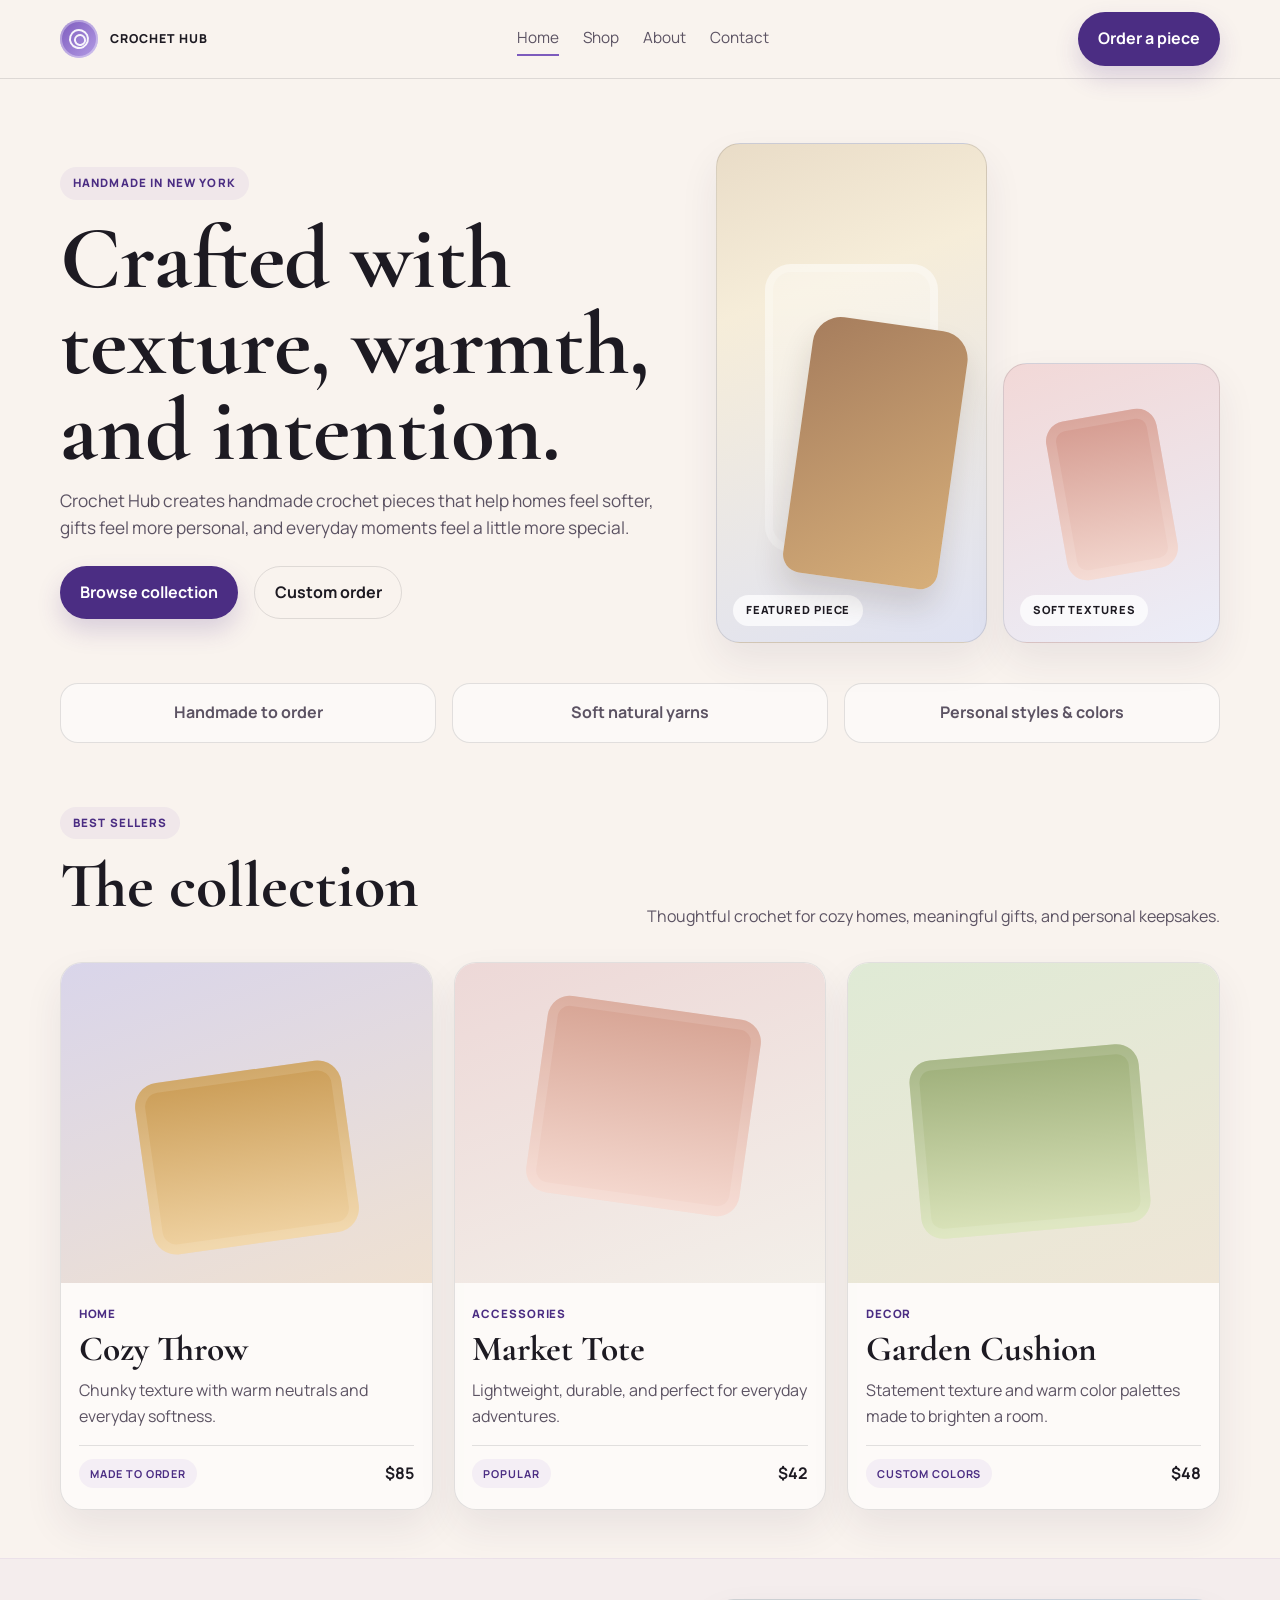
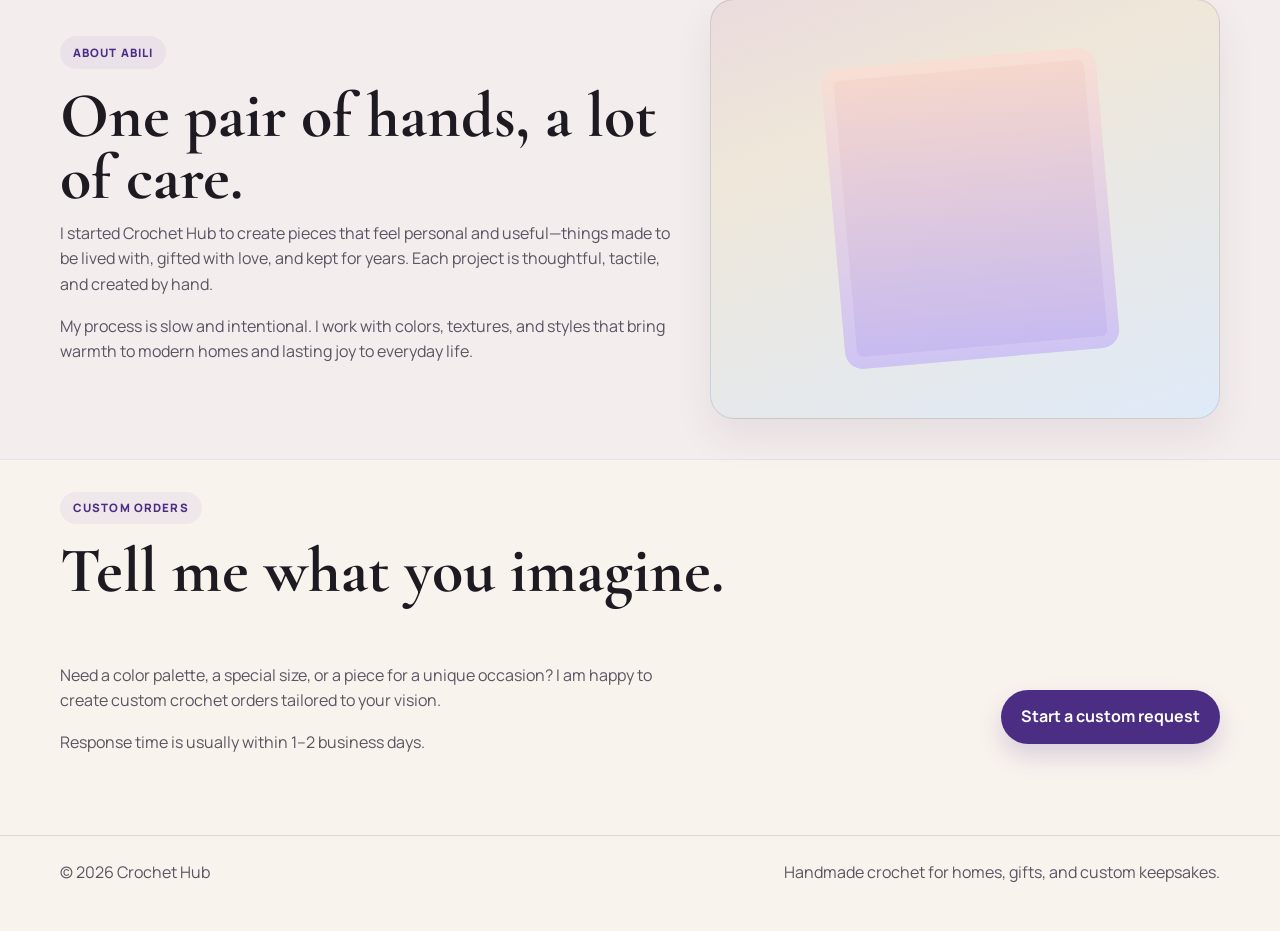
<file: index.html>
<!DOCTYPE html>
<html lang="en">
<head>
  <meta charset="UTF-8" />
  <meta name="viewport" content="width=device-width, initial-scale=1.0" />
  <title>Crochet Hub | Handmade Crochet in New York</title>
  <meta name="description" content="Crochet Hub creates handmade crochet pieces in New York, from home décor to custom gifts and statement pieces." />
  <link rel="preconnect" href="https://fonts.googleapis.com" />
  <link rel="preconnect" href="https://fonts.gstatic.com" crossorigin />
  <link href="https://fonts.googleapis.com/css2?family=Cormorant+Garamond:wght@500;600;700&family=Manrope:wght@400;500;600;700;800&display=swap" rel="stylesheet" />
  <link rel="stylesheet" href="./styles.css" />
</head>
<body>
  <header class="site-header">
    <div class="container nav-wrap">
      <a class="brand" href="./index.html" aria-label="Crochet Hub home">
        <span class="brand-mark" aria-hidden="true"></span>
        <span>Crochet Hub</span>
      </a>
      <nav class="site-nav" aria-label="Main navigation">
        <a href="./index.html" class="active">Home</a>
        <a href="./shop.html">Shop</a>
        <a href="./about.html">About</a>
        <a href="./contact.html">Contact</a>
      </nav>
      <a class="button primary" href="./contact.html">Order a piece</a>
    </div>
  </header>

  <main>
    <section class="container hero">
      <div class="hero-copy">
        <span class="eyebrow">Handmade in New York</span>
        <h1>Crafted with texture, warmth, and intention.</h1>
        <p>
          Crochet Hub creates handmade crochet pieces that help homes feel softer, gifts feel more personal,
          and everyday moments feel a little more special.
        </p>
        <div class="hero-actions">
          <a class="button primary" href="./shop.html">Browse collection</a>
          <a class="button secondary" href="./contact.html">Custom order</a>
        </div>
      </div>

      <div class="hero-visual" aria-label="Crochet Hub hero art">
        <div class="photo photo-large"><span>Featured piece</span></div>
        <div class="photo photo-small"><span>Soft textures</span></div>
      </div>
    </section>

    <div class="container highlight-row">
      <div>Handmade to order</div>
      <div>Soft natural yarns</div>
      <div>Personal styles & colors</div>
    </div>

    <section class="container section-block" id="shop">
      <div class="section-head">
        <div>
          <span class="eyebrow">Best sellers</span>
          <h2>The collection</h2>
        </div>
        <p>Thoughtful crochet for cozy homes, meaningful gifts, and personal keepsakes.</p>
      </div>

      <div class="product-grid">
        <article class="product-card">
          <div class="product-visual p1" aria-hidden="true"></div>
          <div class="product-body">
            <span class="tag">Home</span>
            <h3>Cozy Throw</h3>
            <p>Chunky texture with warm neutrals and everyday softness.</p>
            <div class="product-meta">
              <span class="pill">Made to order</span>
              <strong>$85</strong>
            </div>
          </div>
        </article>

        <article class="product-card">
          <div class="product-visual p2" aria-hidden="true"></div>
          <div class="product-body">
            <span class="tag">Accessories</span>
            <h3>Market Tote</h3>
            <p>Lightweight, durable, and perfect for everyday adventures.</p>
            <div class="product-meta">
              <span class="pill">Popular</span>
              <strong>$42</strong>
            </div>
          </div>
        </article>

        <article class="product-card">
          <div class="product-visual p3" aria-hidden="true"></div>
          <div class="product-body">
            <span class="tag">Decor</span>
            <h3>Garden Cushion</h3>
            <p>Statement texture and warm color palettes made to brighten a room.</p>
            <div class="product-meta">
              <span class="pill">Custom colors</span>
              <strong>$48</strong>
            </div>
          </div>
        </article>
      </div>
    </section>

    <section class="section-surface">
      <div class="container story-layout">
        <div>
          <span class="eyebrow">About Abili</span>
          <h2>One pair of hands, a lot of care.</h2>
          <p>
            I started Crochet Hub to create pieces that feel personal and useful—things made to be lived with,
            gifted with love, and kept for years. Each project is thoughtful, tactile, and created by hand.
          </p>
          <p>
            My process is slow and intentional. I work with colors, textures, and styles that bring warmth to modern homes and lasting joy to everyday life.
          </p>
        </div>
        <div class="story-visual" aria-hidden="true"></div>
      </div>
    </section>

    <section class="container section-block">
      <div class="section-head">
        <div>
          <span class="eyebrow">Custom orders</span>
          <h2>Tell me what you imagine.</h2>
        </div>
      </div>

      <div class="custom-layout">
        <div class="custom-copy">
          <p>
            Need a color palette, a special size, or a piece for a unique occasion? I am happy to create custom crochet orders tailored to your vision.
          </p>
          <p>Response time is usually within 1–2 business days.</p>
        </div>
        <a class="button primary" href="./contact.html">Start a custom request</a>
      </div>
    </section>
  </main>

  <footer class="site-footer">
    <div class="container footer-wrap">
      <div>© 2026 Crochet Hub</div>
      <div>Handmade crochet for homes, gifts, and custom keepsakes.</div>
    </div>
  </footer>
</body>
</html>
</file>
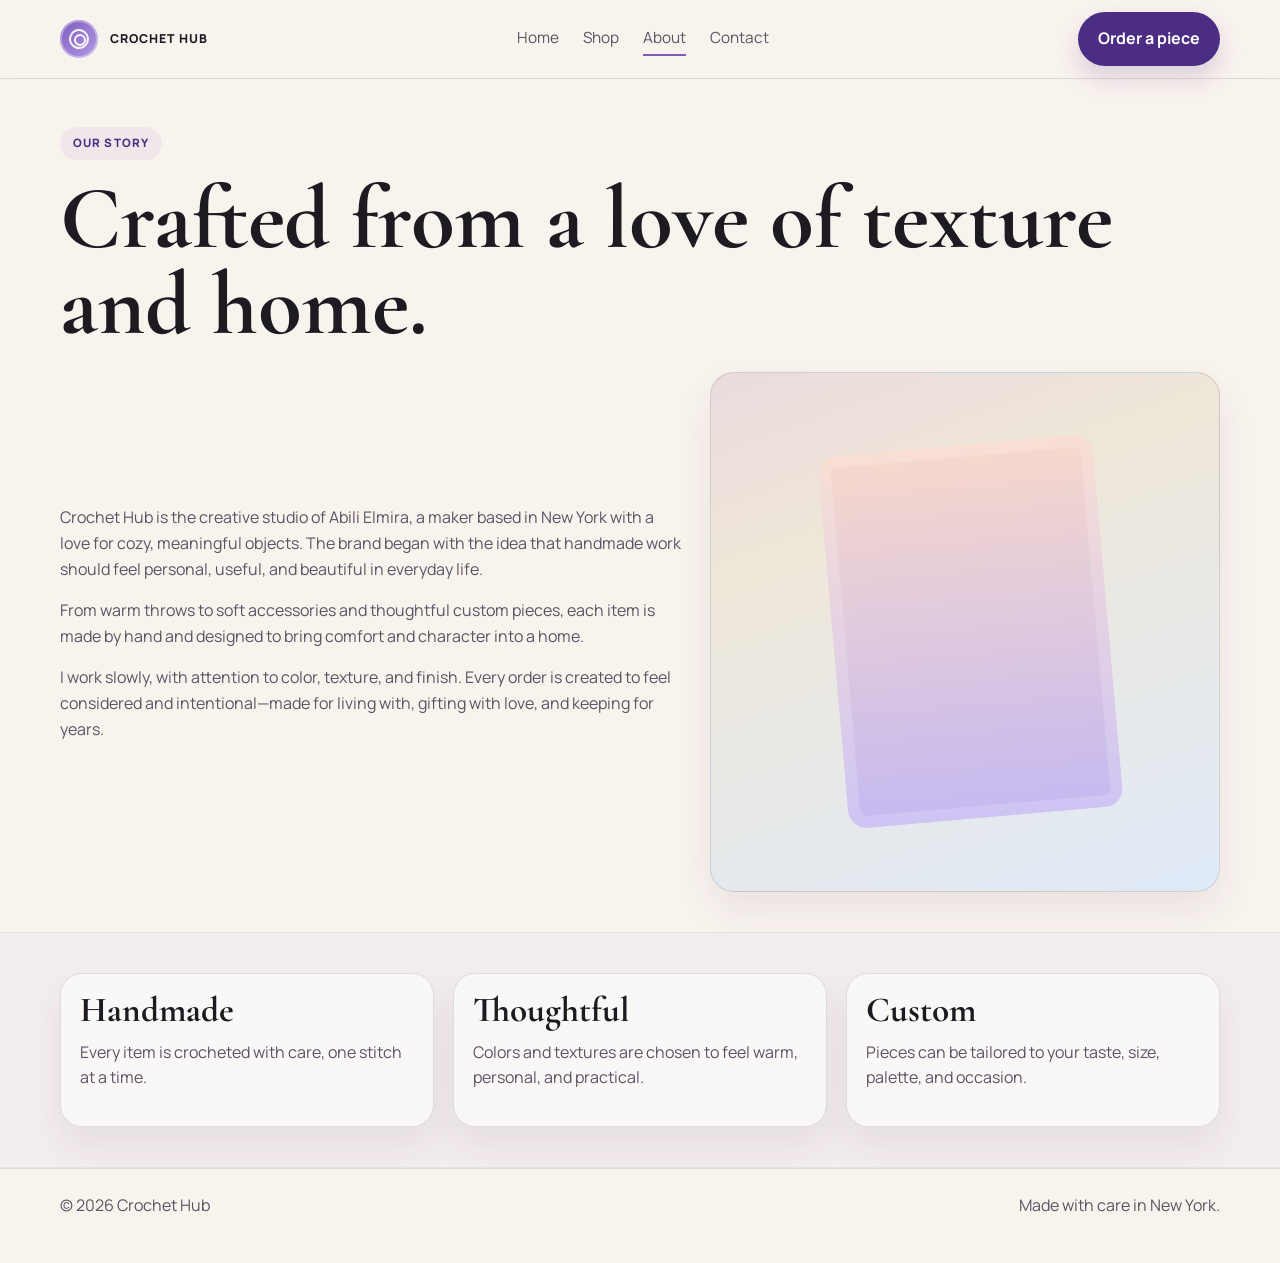
<file: about.html>
<!DOCTYPE html>
<html lang="en">
<head>
  <meta charset="UTF-8" />
  <meta name="viewport" content="width=device-width, initial-scale=1.0" />
  <title>About | Crochet Hub</title>
  <meta name="description" content="Learn about Abili and the story behind Crochet Hub." />
  <link rel="preconnect" href="https://fonts.googleapis.com" />
  <link rel="preconnect" href="https://fonts.gstatic.com" crossorigin />
  <link href="https://fonts.googleapis.com/css2?family=Cormorant+Garamond:wght@500;600;700&family=Manrope:wght@400;500;600;700;800&display=swap" rel="stylesheet" />
  <link rel="stylesheet" href="./styles.css" />
</head>
<body>
  <header class="site-header">
    <div class="container nav-wrap">
      <a class="brand" href="./index.html" aria-label="Crochet Hub home">
        <span class="brand-mark" aria-hidden="true"></span>
        <span>Crochet Hub</span>
      </a>
      <nav class="site-nav" aria-label="Main navigation">
        <a href="./index.html">Home</a>
        <a href="./shop.html">Shop</a>
        <a href="./about.html" class="active">About</a>
        <a href="./contact.html">Contact</a>
      </nav>
      <a class="button primary" href="./contact.html">Order a piece</a>
    </div>
  </header>

  <main>
    <section class="container inside-page">
      <span class="eyebrow">Our story</span>
      <h1>Crafted from a love of texture and home.</h1>
      <div class="story-grid">
        <div>
          <p>
            Crochet Hub is the creative studio of Abili Elmira, a maker based in New York with a love for cozy, meaningful objects.
            The brand began with the idea that handmade work should feel personal, useful, and beautiful in everyday life.
          </p>
          <p>
            From warm throws to soft accessories and thoughtful custom pieces, each item is made by hand and designed to bring comfort and character into a home.
          </p>
          <p>
            I work slowly, with attention to color, texture, and finish. Every order is created to feel considered and intentional—made for living with, gifting with love, and keeping for years.
          </p>
        </div>
        <div class="story-visual tall" aria-hidden="true"></div>
      </div>
    </section>

    <section class="section-surface">
      <div class="container values-grid">
        <div class="value-card">
          <h3>Handmade</h3>
          <p>Every item is crocheted with care, one stitch at a time.</p>
        </div>
        <div class="value-card">
          <h3>Thoughtful</h3>
          <p>Colors and textures are chosen to feel warm, personal, and practical.</p>
        </div>
        <div class="value-card">
          <h3>Custom</h3>
          <p>Pieces can be tailored to your taste, size, palette, and occasion.</p>
        </div>
      </div>
    </section>
  </main>

  <footer class="site-footer">
    <div class="container footer-wrap">
      <div>© 2026 Crochet Hub</div>
      <div>Made with care in New York.</div>
    </div>
  </footer>
</body>
</html>
</file>
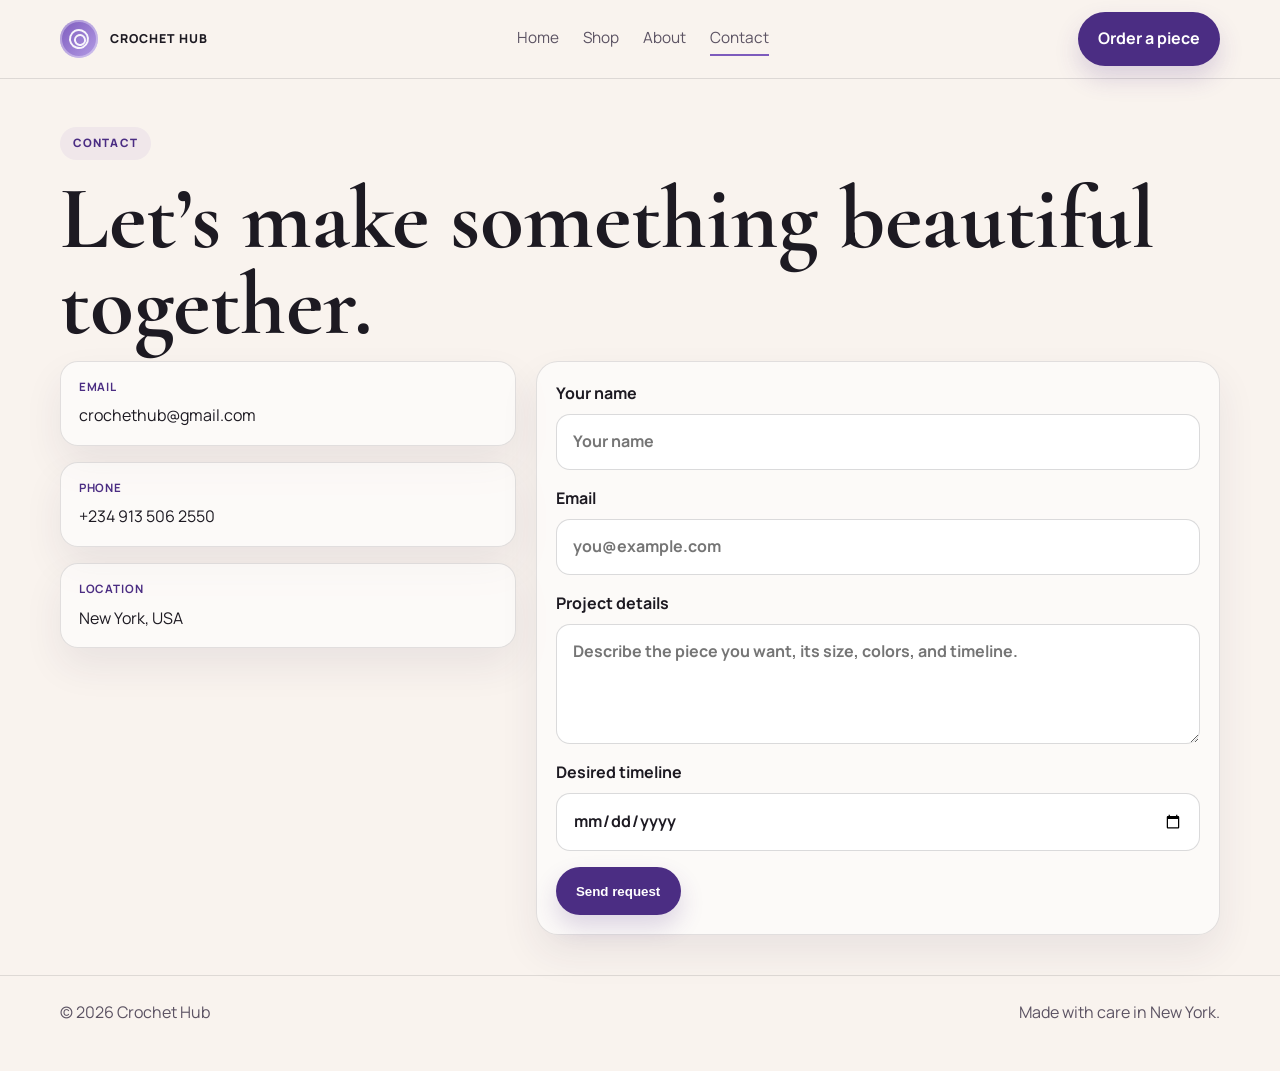
<file: contact.html>
<!DOCTYPE html>
<html lang="en">
<head>
  <meta charset="UTF-8" />
  <meta name="viewport" content="width=device-width, initial-scale=1.0" />
  <title>Contact | Crochet Hub</title>
  <meta name="description" content="Contact Crochet Hub for custom orders and handmade crochet requests." />
  <link rel="preconnect" href="https://fonts.googleapis.com" />
  <link rel="preconnect" href="https://fonts.gstatic.com" crossorigin />
  <link href="https://fonts.googleapis.com/css2?family=Cormorant+Garamond:wght@500;600;700&family=Manrope:wght@400;500;600;700;800&display=swap" rel="stylesheet" />
  <link rel="stylesheet" href="./styles.css" />
</head>
<body>
  <header class="site-header">
    <div class="container nav-wrap">
      <a class="brand" href="./index.html" aria-label="Crochet Hub home">
        <span class="brand-mark" aria-hidden="true"></span>
        <span>Crochet Hub</span>
      </a>
      <nav class="site-nav" aria-label="Main navigation">
        <a href="./index.html">Home</a>
        <a href="./shop.html">Shop</a>
        <a href="./about.html">About</a>
        <a href="./contact.html" class="active">Contact</a>
      </nav>
      <a class="button primary" href="./contact.html">Order a piece</a>
    </div>
  </header>

  <main>
    <section class="container inside-page">
      <span class="eyebrow">Contact</span>
      <h1>Let’s make something beautiful together.</h1>

      <div class="contact-layout">
        <div class="contact-info">
          <div class="info-card">
            <strong>Email</strong>
            <a href="mailto:crochethub@gmail.com">crochethub@gmail.com</a>
          </div>
          <div class="info-card">
            <strong>Phone</strong>
            <a href="tel:+2349135062550">+234 913 506 2550</a>
          </div>
          <div class="info-card">
            <strong>Location</strong>
            <span>New York, USA</span>
          </div>
        </div>

        <form class="contact-form" action="mailto:crochethub@gmail.com" method="post" enctype="text/plain">
          <div class="field">
            <label for="name">Your name</label>
            <input id="name" name="name" type="text" placeholder="Your name" required />
          </div>
          <div class="field">
            <label for="email">Email</label>
            <input id="email" name="email" type="email" placeholder="you@example.com" required />
          </div>
          <div class="field">
            <label for="idea">Project details</label>
            <textarea id="idea" name="idea" placeholder="Describe the piece you want, its size, colors, and timeline." required></textarea>
          </div>
          <div class="field">
            <label for="date">Desired timeline</label>
            <input id="date" name="date" type="date" />
          </div>
          <button type="submit" class="button primary">Send request</button>
        </form>
      </div>
    </section>
  </main>

  <footer class="site-footer">
    <div class="container footer-wrap">
      <div>© 2026 Crochet Hub</div>
      <div>Made with care in New York.</div>
    </div>
  </footer>
</body>
</html>
</file>
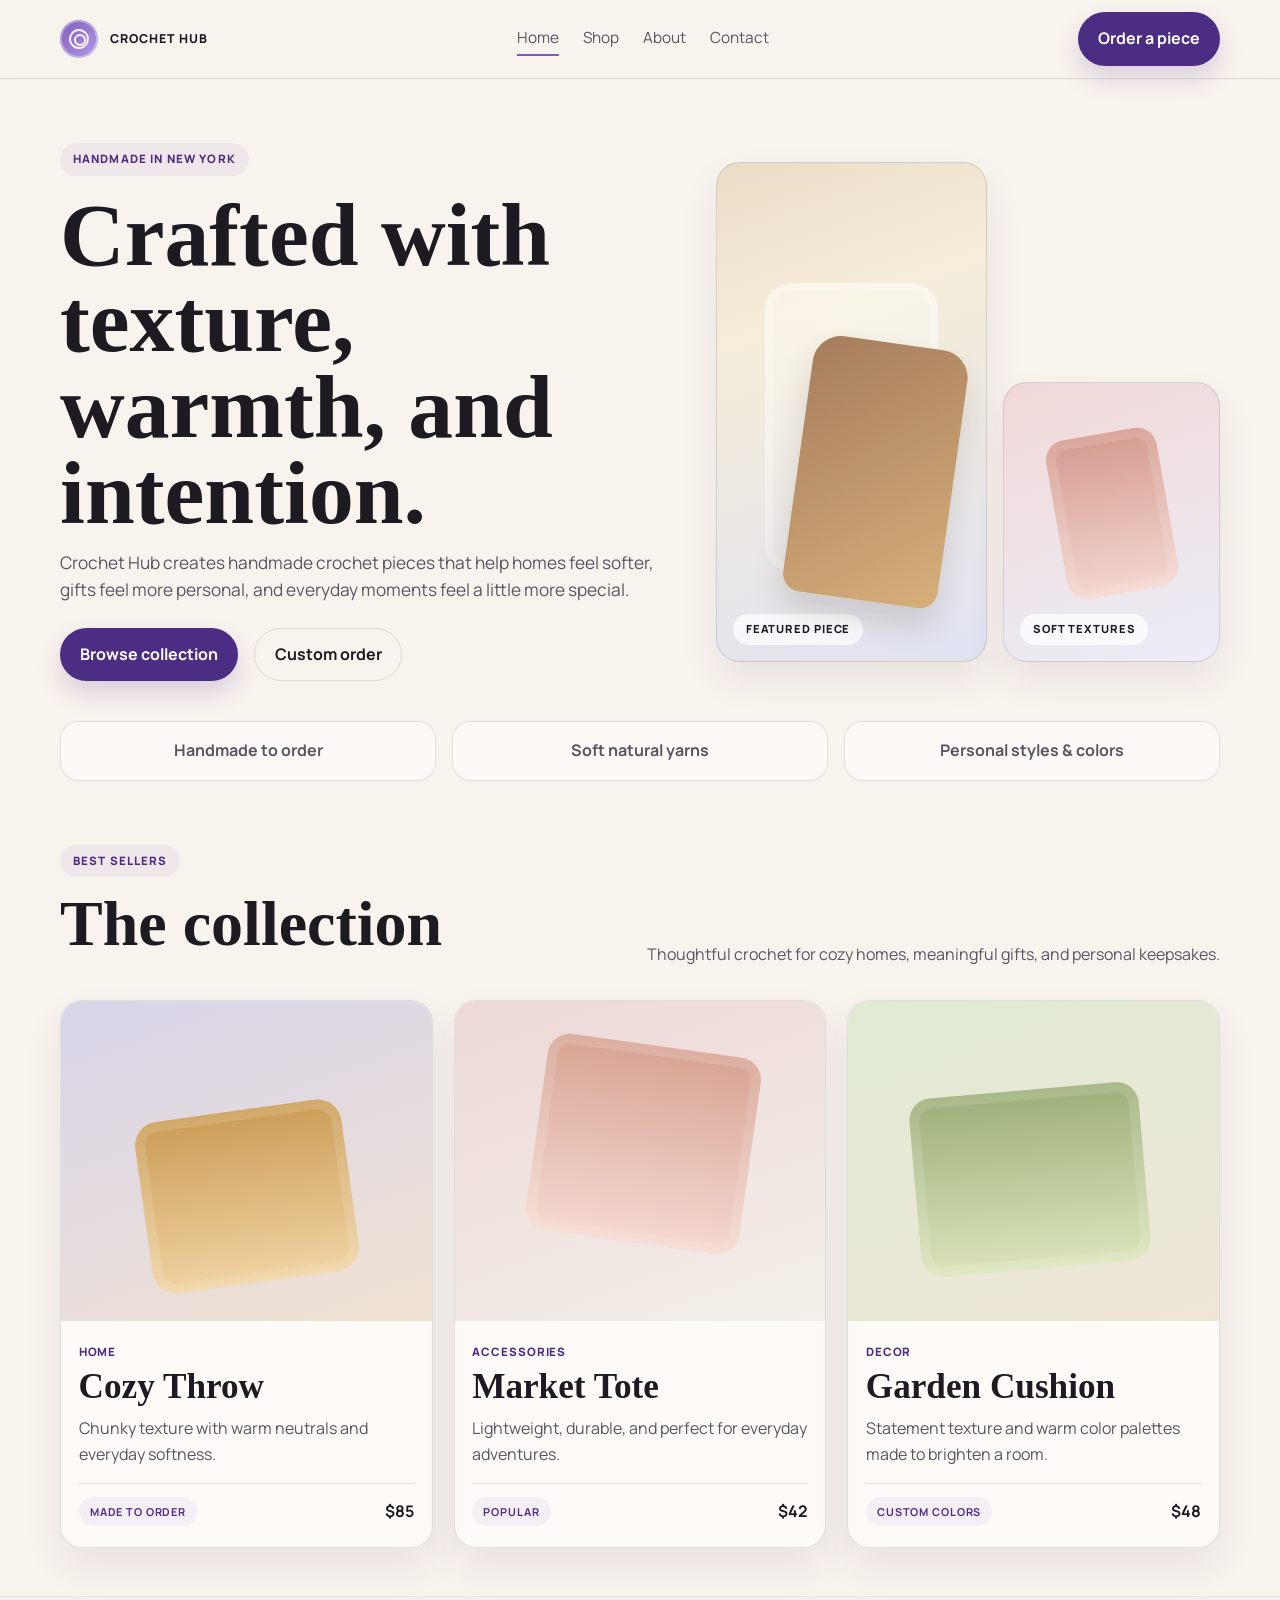
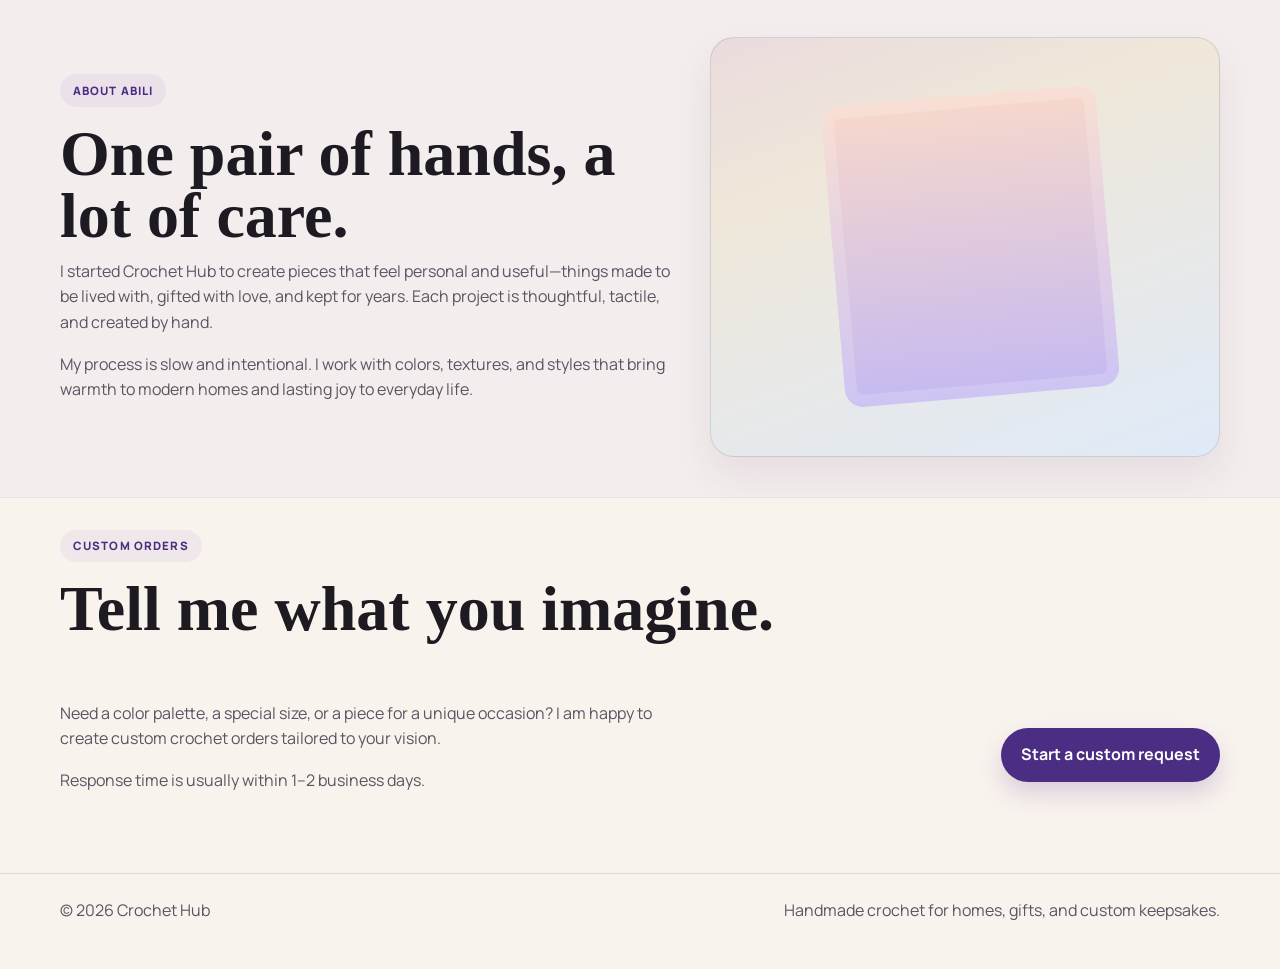
<file: main.html>
<!DOCTYPE html>
<html lang="en">
<head>
  <meta charset="UTF-8" />
  <meta name="viewport" content="width=device-width, initial-scale=1.0" />
  <meta http-equiv="refresh" content="0; url=./index.html" />
  <title>Crochet Hub</title>
  <style>
    body {
      margin: 0;
      min-height: 100vh;
      display: grid;
      place-items: center;
      font-family: Arial, sans-serif;
      background: #f9f3ee;
      color: #1d1a22;
    }
    a {
      color: #4b2d83;
      font-weight: 700;
    }
  </style>
</head>
<body>
  <p>Redirecting to <a href="./index.html">Crochet Hub</a>…</p>
</body>
</html>
</file>
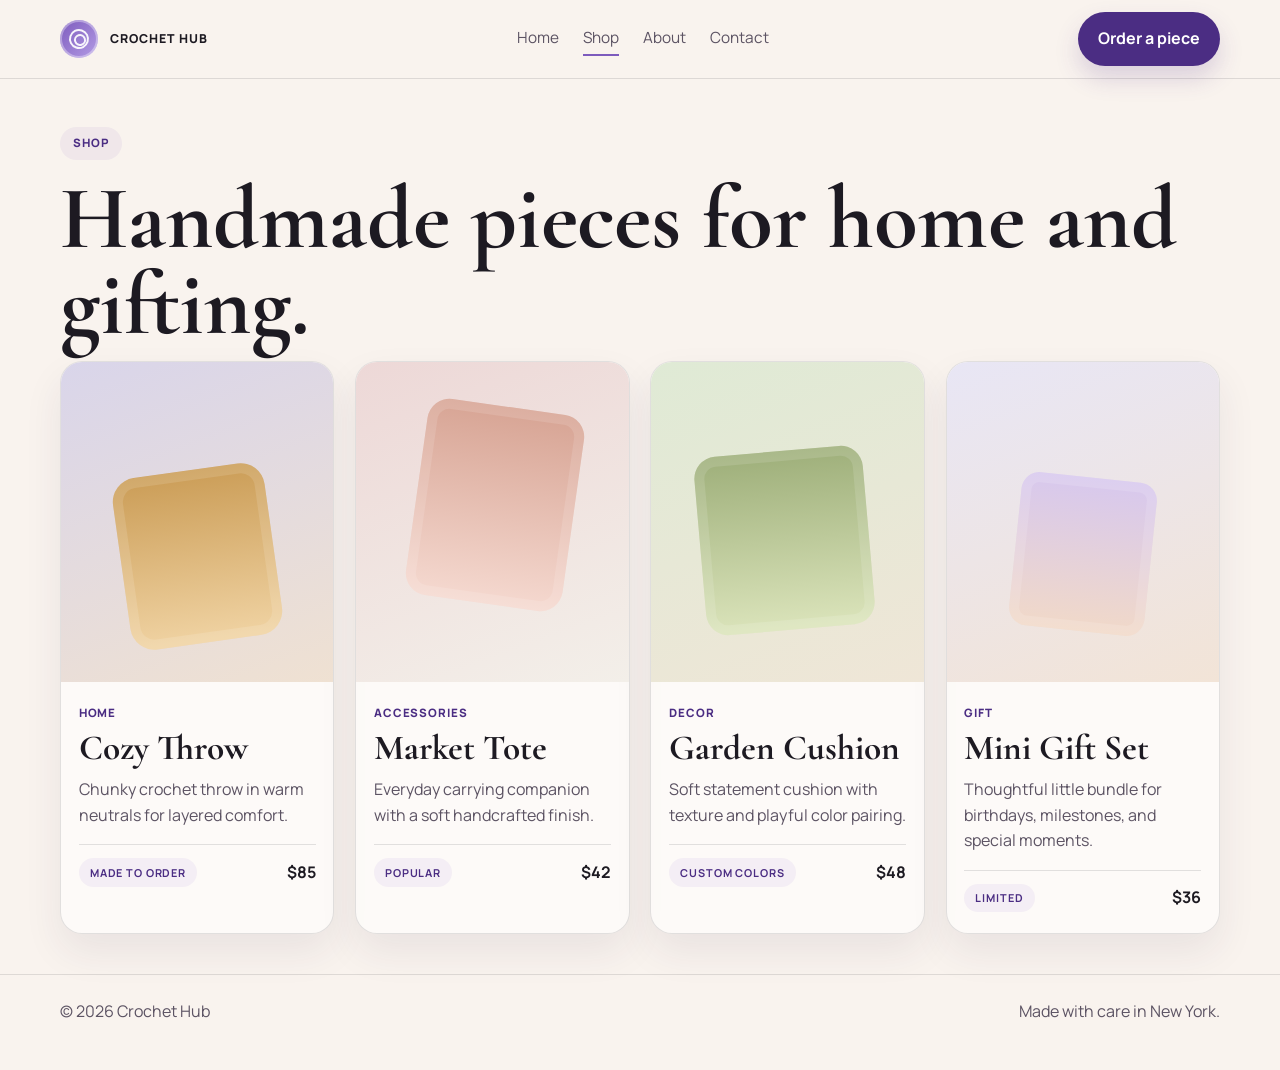
<file: shop.html>
<!DOCTYPE html>
<html lang="en">
<head>
  <meta charset="UTF-8" />
  <meta name="viewport" content="width=device-width, initial-scale=1.0" />
  <title>Shop | Crochet Hub</title>
  <meta name="description" content="Browse Crochet Hub home goods, accessories, and custom crochet pieces." />
  <link rel="preconnect" href="https://fonts.googleapis.com" />
  <link rel="preconnect" href="https://fonts.gstatic.com" crossorigin />
  <link href="https://fonts.googleapis.com/css2?family=Cormorant+Garamond:wght@500;600;700&family=Manrope:wght@400;500;600;700;800&display=swap" rel="stylesheet" />
  <link rel="stylesheet" href="./styles.css" />
</head>
<body>
  <header class="site-header">
    <div class="container nav-wrap">
      <a class="brand" href="./index.html" aria-label="Crochet Hub home">
        <span class="brand-mark" aria-hidden="true"></span>
        <span>Crochet Hub</span>
      </a>
      <nav class="site-nav" aria-label="Main navigation">
        <a href="./index.html">Home</a>
        <a href="./shop.html" class="active">Shop</a>
        <a href="./about.html">About</a>
        <a href="./contact.html">Contact</a>
      </nav>
      <a class="button primary" href="./contact.html">Order a piece</a>
    </div>
  </header>

  <main>
    <section class="container inside-page">
      <span class="eyebrow">Shop</span>
      <h1>Handmade pieces for home and gifting.</h1>
      <div class="product-grid large-grid">
        <article class="product-card">
          <div class="product-visual p1" aria-hidden="true"></div>
          <div class="product-body">
            <span class="tag">Home</span>
            <h3>Cozy Throw</h3>
            <p>Chunky crochet throw in warm neutrals for layered comfort.</p>
            <div class="product-meta">
              <span class="pill">Made to order</span>
              <strong>$85</strong>
            </div>
          </div>
        </article>

        <article class="product-card">
          <div class="product-visual p2" aria-hidden="true"></div>
          <div class="product-body">
            <span class="tag">Accessories</span>
            <h3>Market Tote</h3>
            <p>Everyday carrying companion with a soft handcrafted finish.</p>
            <div class="product-meta">
              <span class="pill">Popular</span>
              <strong>$42</strong>
            </div>
          </div>
        </article>

        <article class="product-card">
          <div class="product-visual p3" aria-hidden="true"></div>
          <div class="product-body">
            <span class="tag">Decor</span>
            <h3>Garden Cushion</h3>
            <p>Soft statement cushion with texture and playful color pairing.</p>
            <div class="product-meta">
              <span class="pill">Custom colors</span>
              <strong>$48</strong>
            </div>
          </div>
        </article>

        <article class="product-card">
          <div class="product-visual p4" aria-hidden="true"></div>
          <div class="product-body">
            <span class="tag">Gift</span>
            <h3>Mini Gift Set</h3>
            <p>Thoughtful little bundle for birthdays, milestones, and special moments.</p>
            <div class="product-meta">
              <span class="pill">Limited</span>
              <strong>$36</strong>
            </div>
          </div>
        </article>
      </div>
    </section>
  </main>

  <footer class="site-footer">
    <div class="container footer-wrap">
      <div>© 2026 Crochet Hub</div>
      <div>Made with care in New York.</div>
    </div>
  </footer>
</body>
</html>
</file>
<file: styles.css>
:root {
  --bg: #f9f3ee;
  --bg-alt: #fffaf6;
  --panel: rgba(255, 255, 255, 0.58);
  --ink: #1d1a22;
  --muted: #5c5363;
  --purple: #7d5bbd;
  --purple-deep: #4b2d83;
  --gold: #d3a86d;
  --sage: #cad5b4;
  --rose: #efd7d1;
  --line: rgba(29, 26, 34, 0.12);
  --shadow: 0 18px 38px rgba(52, 35, 76, 0.08);
  --radius: 24px;
  --container: 1160px;
}

* { box-sizing: border-box; }

html { scroll-behavior: smooth; }

body {
  margin: 0;
  background: var(--bg);
  color: var(--ink);
  font-family: "Manrope", Arial, sans-serif;
  line-height: 1.6;
}

img { max-width: 100%; display: block; }

a { color: inherit; text-decoration: none; }

h1, h2, h3 { margin: 0 0 0.8rem; font-family: "Cormorant Garamond", Georgia, serif; line-height: 0.96; }

h1 { font-size: clamp(3rem, 7vw, 6rem); }
h2 { font-size: clamp(2.3rem, 5vw, 4rem); }
h3 { font-size: clamp(1.6rem, 3vw, 2.2rem); }

p { margin: 0 0 1rem; color: var(--muted); }

.container {
  width: min(var(--container), calc(100% - 32px));
  margin-inline: auto;
}

.site-header {
  position: sticky;
  top: 0;
  z-index: 20;
  backdrop-filter: blur(10px);
  background: rgba(249, 243, 238, 0.82);
  border-bottom: 1px solid var(--line);
}

.nav-wrap {
  min-height: 78px;
  display: flex;
  align-items: center;
  justify-content: space-between;
  gap: 1rem;
}

.brand {
  display: inline-flex;
  align-items: center;
  gap: 0.75rem;
  font-weight: 800;
  letter-spacing: 0.08em;
  text-transform: uppercase;
  font-size: 0.77rem;
}

.brand-mark {
  width: 38px;
  height: 38px;
  border-radius: 50%;
  background: linear-gradient(135deg, var(--purple), #b49ce5);
  position: relative;
  box-shadow: inset 0 0 0 2px rgba(255,255,255,0.35);
}

.brand-mark::before, .brand-mark::after {
  content: "";
  position: absolute;
  border: 2px solid rgba(255,255,255,0.92);
  border-radius: 50%;
  inset: 9px;
  transform: rotate(18deg);
}

.brand-mark::after {
  inset: 14px 12px 12px 14px;
  transform: rotate(-18deg);
}

.site-nav {
  display: flex;
  align-items: center;
  gap: 1.5rem;
  flex-wrap: wrap;
  color: var(--muted);
  font-size: 0.96rem;
}

.site-nav a {
  position: relative;
  padding-bottom: 0.1rem;
}

.site-nav a::after {
  content: "";
  position: absolute;
  left: 0;
  bottom: -4px;
  width: 100%;
  height: 2px;
  transform: scaleX(0);
  transform-origin: left;
  transition: transform 0.2s ease;
  background: var(--purple);
}

.site-nav a:hover::after, .site-nav a.active::after,
.site-nav a:focus-visible::after {
  transform: scaleX(1);
}

.button {
  display: inline-flex;
  align-items: center;
  justify-content: center;
  min-height: 48px;
  padding: 0.8rem 1.2rem;
  border: 1px solid transparent;
  border-radius: 999px;
  font-weight: 700;
  transition: transform 0.2s ease, box-shadow 0.2s ease;
}

.button:hover, .button:focus-visible {
  transform: translateY(-1px);
}

.button.primary {
  background: var(--purple-deep);
  color: #fff;
  box-shadow: 0 12px 24px rgba(75, 45, 131, 0.18);
}

.button.secondary {
  background: transparent;
  border-color: var(--line);
  color: var(--ink);
}

.hero {
  display: grid;
  grid-template-columns: 1.1fr 0.9fr;
  align-items: center;
  gap: 2.5rem;
  padding: 4rem 0 2.5rem;
}

.eyebrow {
  display: inline-block;
  margin-bottom: 1rem;
  padding: 0.45rem 0.8rem;
  background: rgba(125, 91, 189, 0.08);
  color: var(--purple-deep);
  border-radius: 999px;
  font-size: 0.72rem;
  font-weight: 800;
  letter-spacing: 0.1em;
  text-transform: uppercase;
}

.hero-copy p {
  max-width: 620px;
  font-size: 1.08rem;
}

.hero-actions {
  display: flex;
  gap: 1rem;
  flex-wrap: wrap;
  margin-top: 1.5rem;
}

.hero-visual {
  display: grid;
  grid-template-columns: 1fr 0.8fr;
  gap: 1rem;
  align-items: end;
}

.photo {
  position: relative;
  min-height: 360px;
  border: 1px solid var(--line);
  border-radius: var(--radius);
  background: linear-gradient(160deg, #e7d7d7 0%, #eee9eb 35%, #dfe4f5 100%);
  box-shadow: var(--shadow);
  overflow: hidden;
}

.photo span {
  position: absolute;
  left: 1rem;
  bottom: 1rem;
  padding: 0.42rem 0.8rem;
  border-radius: 999px;
  background: rgba(255,255,255,0.75);
  color: var(--ink);
  font-size: 0.7rem;
  font-weight: 800;
  letter-spacing: 0.08em;
  text-transform: uppercase;
}

.photo-large {
  min-height: 500px;
  background: linear-gradient(160deg, #e9dcc7 0%, #f6edd9 30%, #dfe2f2 100%);
}

.photo-large::before {
  content: "";
  position: absolute;
  inset: 24% 18% 18% 18%;
  border-radius: 26px;
  background: linear-gradient(180deg, rgba(255,255,255,0.4), rgba(255,255,255,0.08));
  box-shadow: inset 0 0 0 8px rgba(255,255,255,0.2);
}

.photo-large::after {
  content: "";
  position: absolute;
  right: 12%;
  bottom: 12%;
  width: 58%;
  height: 52%;
  background: linear-gradient(145deg, #a67d5d, #d7af7a);
  border-radius: 28px 28px 18px 18px;
  box-shadow: 0 18px 30px rgba(55, 36, 22, 0.14);
  transform: rotate(8deg);
}

.photo-small {
  min-height: 280px;
  background: linear-gradient(160deg, #f2d8d7 0%, #ebedf8 100%);
}

.photo-small::before {
  content: "";
  position: absolute;
  left: 24%;
  top: 18%;
  width: 52%;
  height: 58%;
  border-radius: 20px;
  background: linear-gradient(180deg, #d59b90, #f3d7cf);
  transform: rotate(-10deg);
  box-shadow: inset 0 0 0 10px rgba(255,255,255,0.12);
}

.highlight-row {
  display: grid;
  grid-template-columns: repeat(3, minmax(0, 1fr));
  gap: 1rem;
  padding: 0 0 2rem;
}

.highlight-row > div {
  padding: 1rem 1.2rem;
  background: rgba(255,255,255,0.52);
  border: 1px solid var(--line);
  border-radius: 18px;
  text-align: center;
  font-weight: 700;
  color: var(--muted);
}

.section-block {
  padding: 2rem 0 3rem;
}

.section-head {
  display: flex;
  align-items: end;
  justify-content: space-between;
  gap: 1rem;
  flex-wrap: wrap;
  margin-bottom: 2rem;
}

.section-head p {
  max-width: 680px;
  margin: 0;
}

.product-grid {
  display: grid;
  grid-template-columns: repeat(3, minmax(0, 1fr));
  gap: 1.3rem;
}

.large-grid {
  grid-template-columns: repeat(4, minmax(0, 1fr));
}

.product-card {
  background: var(--panel);
  border: 1px solid var(--line);
  border-radius: 22px;
  overflow: hidden;
  box-shadow: var(--shadow);
}

.product-visual {
  min-height: 320px;
  position: relative;
}

.p1 { background: linear-gradient(160deg, #d9d5ea 0%, #efe1d2 100%); }
.p2 { background: linear-gradient(160deg, #edd8d7 0%, #f3efe9 100%); }
.p3 { background: linear-gradient(160deg, #dfead5 0%, #efe6d7 100%); }
.p4 { background: linear-gradient(160deg, #e8e6f5 0%, #f2e4d7 100%); }

.p1::before {
  content: "";
  position: absolute;
  left: 22%;
  bottom: 12%;
  width: 56%;
  height: 54%;
  border-radius: 24px;
  background: linear-gradient(180deg, #cb9d57, #f0d3a3);
  transform: rotate(-8deg);
  box-shadow: inset 0 0 0 10px rgba(255,255,255,0.12);
}

.p2::before {
  content: "";
  position: absolute;
  left: 22%;
  top: 14%;
  width: 58%;
  height: 62%;
  border-radius: 22px;
  background: linear-gradient(180deg, #d7a494, #f5d9d0);
  transform: rotate(8deg);
  box-shadow: inset 0 0 0 10px rgba(255,255,255,0.12);
}

.p3::before {
  content: "";
  position: absolute;
  left: 18%;
  bottom: 16%;
  width: 62%;
  height: 56%;
  border-radius: 22px;
  background: linear-gradient(180deg, #9eaf7a, #dbe4bb);
  transform: rotate(-5deg);
  box-shadow: inset 0 0 0 10px rgba(255,255,255,0.12);
}

.p4::before {
  content: "";
  position: absolute;
  left: 25%;
  bottom: 16%;
  width: 50%;
  height: 48%;
  border-radius: 18px;
  background: linear-gradient(180deg, #d7c8ee, #f1d9c8);
  transform: rotate(6deg);
  box-shadow: inset 0 0 0 10px rgba(255,255,255,0.12);
}

.product-body {
  padding: 1.1rem 1.1rem 1.3rem;
}

.tag {
  display: inline-block;
  margin-bottom: 0.5rem;
  color: var(--purple-deep);
  font-size: 0.72rem;
  letter-spacing: 0.08em;
  font-weight: 800;
  text-transform: uppercase;
}

.product-meta {
  display: flex;
  align-items: center;
  justify-content: space-between;
  gap: 1rem;
  margin-top: 1rem;
  padding-top: 0.8rem;
  border-top: 1px solid var(--line);
  font-weight: 700;
}

.pill {
  display: inline-block;
  background: rgba(125, 91, 189, 0.07);
  color: var(--purple-deep);
  padding: 0.35rem 0.7rem;
  border-radius: 999px;
  font-size: 0.68rem;
  letter-spacing: 0.08em;
  text-transform: uppercase;
}

.section-surface {
  padding: 2.5rem 0;
  background: rgba(125, 91, 189, 0.04);
  border-top: 1px solid rgba(125, 91, 189, 0.08);
  border-bottom: 1px solid rgba(125, 91, 189, 0.08);
}

.story-layout {
  display: grid;
  grid-template-columns: 1.1fr 0.9fr;
  gap: 1.6rem;
  align-items: center;
}

.story-visual {
  min-height: 420px;
  border-radius: var(--radius);
  border: 1px solid var(--line);
  box-shadow: var(--shadow);
  background: linear-gradient(160deg, #eadbdd 0%, #efe7d9 30%, #dfeaf8 100%);
  position: relative;
  overflow: hidden;
}

.story-visual::before {
  content: "";
  position: absolute;
  inset: 14% 22% 14% 24%;
  border-radius: 18px;
  background: linear-gradient(180deg, #f7d8cb, #c5b9f1);
  transform: rotate(-5deg);
  box-shadow: inset 0 0 0 12px rgba(255,255,255,0.16);
}

.story-visual.tall {
  min-height: 520px;
}

.inside-page {
  padding: 3rem 0 2.5rem;
}

.story-grid {
  display: grid;
  grid-template-columns: 1.1fr 0.9fr;
  gap: 1.6rem;
  align-items: center;
  margin-top: 1.5rem;
}

.values-grid {
  display: grid;
  grid-template-columns: repeat(3, minmax(0, 1fr));
  gap: 1.2rem;
}

.value-card {
  background: rgba(255,255,255,0.56);
  border: 1px solid var(--line);
  border-radius: 22px;
  box-shadow: var(--shadow);
  padding: 1.2rem;
}

.custom-layout {
  display: flex;
  align-items: center;
  justify-content: space-between;
  gap: 1rem;
  flex-wrap: wrap;
  padding: 1rem 0;
}

.custom-copy {
  max-width: 620px;
}

.contact-layout {
  display: grid;
  grid-template-columns: 0.8fr 1.2fr;
  gap: 1.2rem;
  align-items: start;
}

.contact-info {
  display: grid;
  gap: 1rem;
}

.info-card {
  background: rgba(255,255,255,0.56);
  border: 1px solid var(--line);
  border-radius: 18px;
  padding: 1rem 1.1rem;
  box-shadow: var(--shadow);
}

.info-card strong {
  display: block;
  margin-bottom: 0.45rem;
  color: var(--purple-deep);
  font-size: 0.72rem;
  letter-spacing: 0.08em;
  text-transform: uppercase;
}

.contact-form {
  background: rgba(255,255,255,0.56);
  border: 1px solid var(--line);
  border-radius: 22px;
  padding: 1.2rem;
  box-shadow: var(--shadow);
}

.field {
  display: grid;
  gap: 0.45rem;
  margin-bottom: 1rem;
  font-weight: 700;
}

input, textarea {
  width: 100%;
  border: 1px solid rgba(29,26,34,0.16);
  border-radius: 14px;
  padding: 0.9rem 1rem;
  font: inherit;
  background: rgba(255,255,255,0.88);
  color: var(--ink);
}

input:focus, textarea:focus {
  outline: 3px solid rgba(125, 91, 189, 0.18);
  border-color: rgba(125, 91, 189, 0.38);
}

textarea {
  min-height: 120px;
  resize: vertical;
}

.site-footer {
  padding: 1.5rem 0 2.8rem;
  border-top: 1px solid var(--line);
}

.footer-wrap {
  display: flex;
  justify-content: space-between;
  gap: 1rem;
  flex-wrap: wrap;
  color: var(--muted);
}

@media (max-width: 980px) {
  .hero, .story-grid, .story-layout, .contact-layout {
    grid-template-columns: 1fr;
  }

  .product-grid, .values-grid {
    grid-template-columns: repeat(2, minmax(0, 1fr));
  }

  .large-grid {
    grid-template-columns: repeat(2, minmax(0, 1fr));
  }
}

@media (max-width: 680px) {
  .nav-wrap {
    flex-direction: column;
    justify-content: center;
    padding: 0.9rem 0;
  }

  .site-nav {
    justify-content: center;
  }

  .hero {
    padding-top: 2.5rem;
  }

  .product-grid, .large-grid, .values-grid, .highlight-row {
    grid-template-columns: 1fr;
  }
}
</file>
